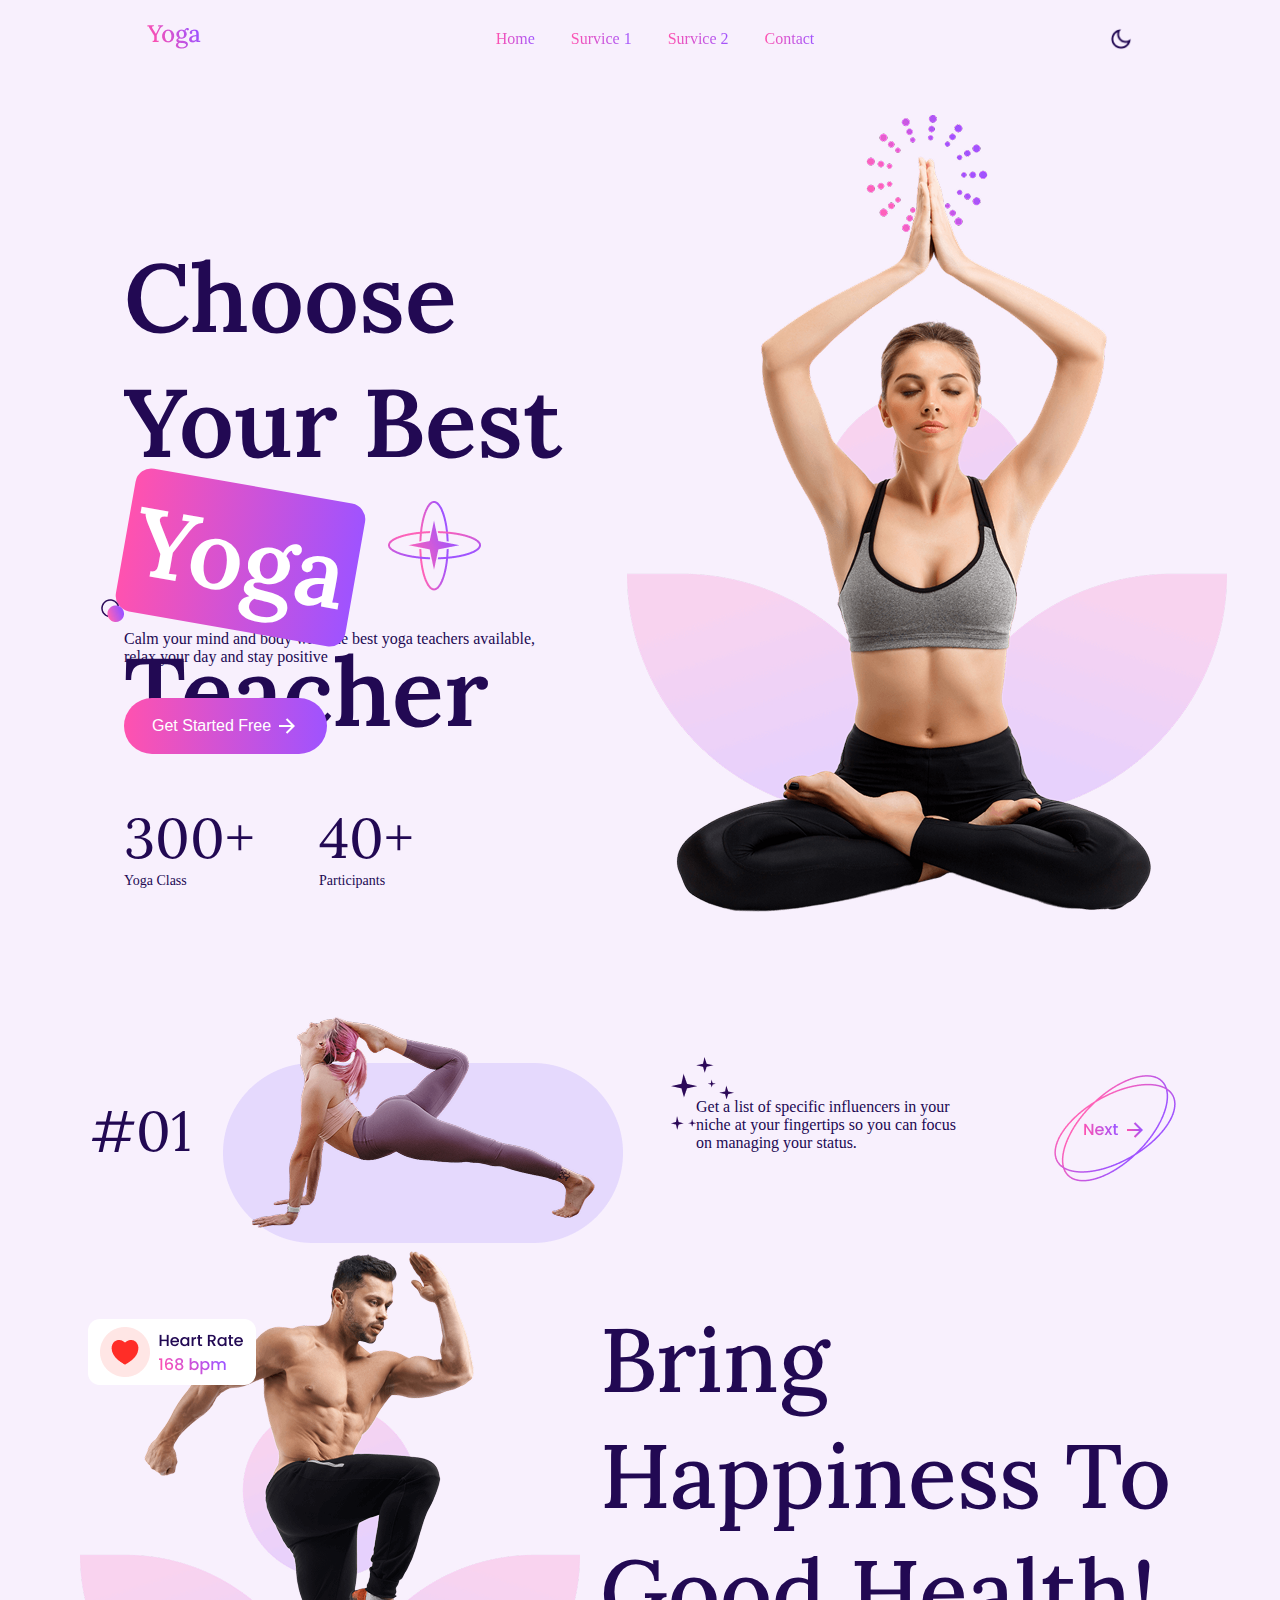
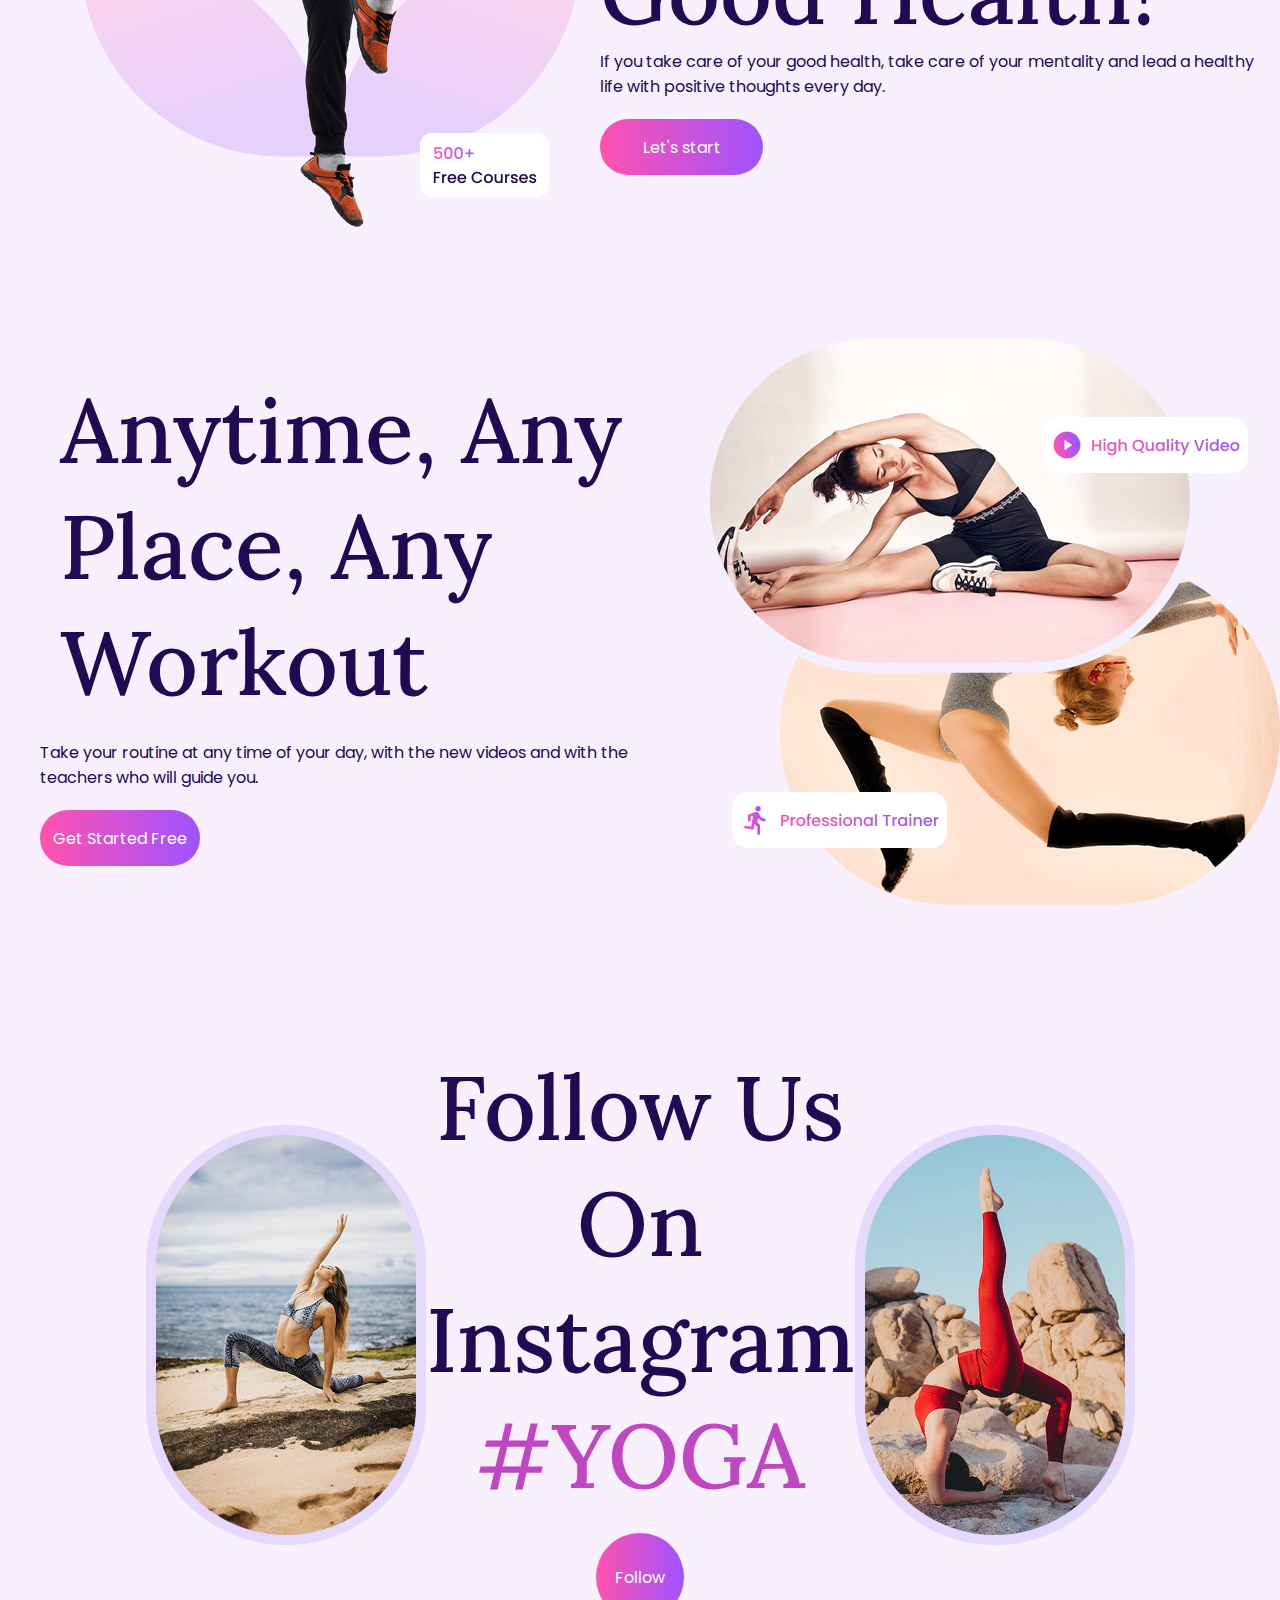
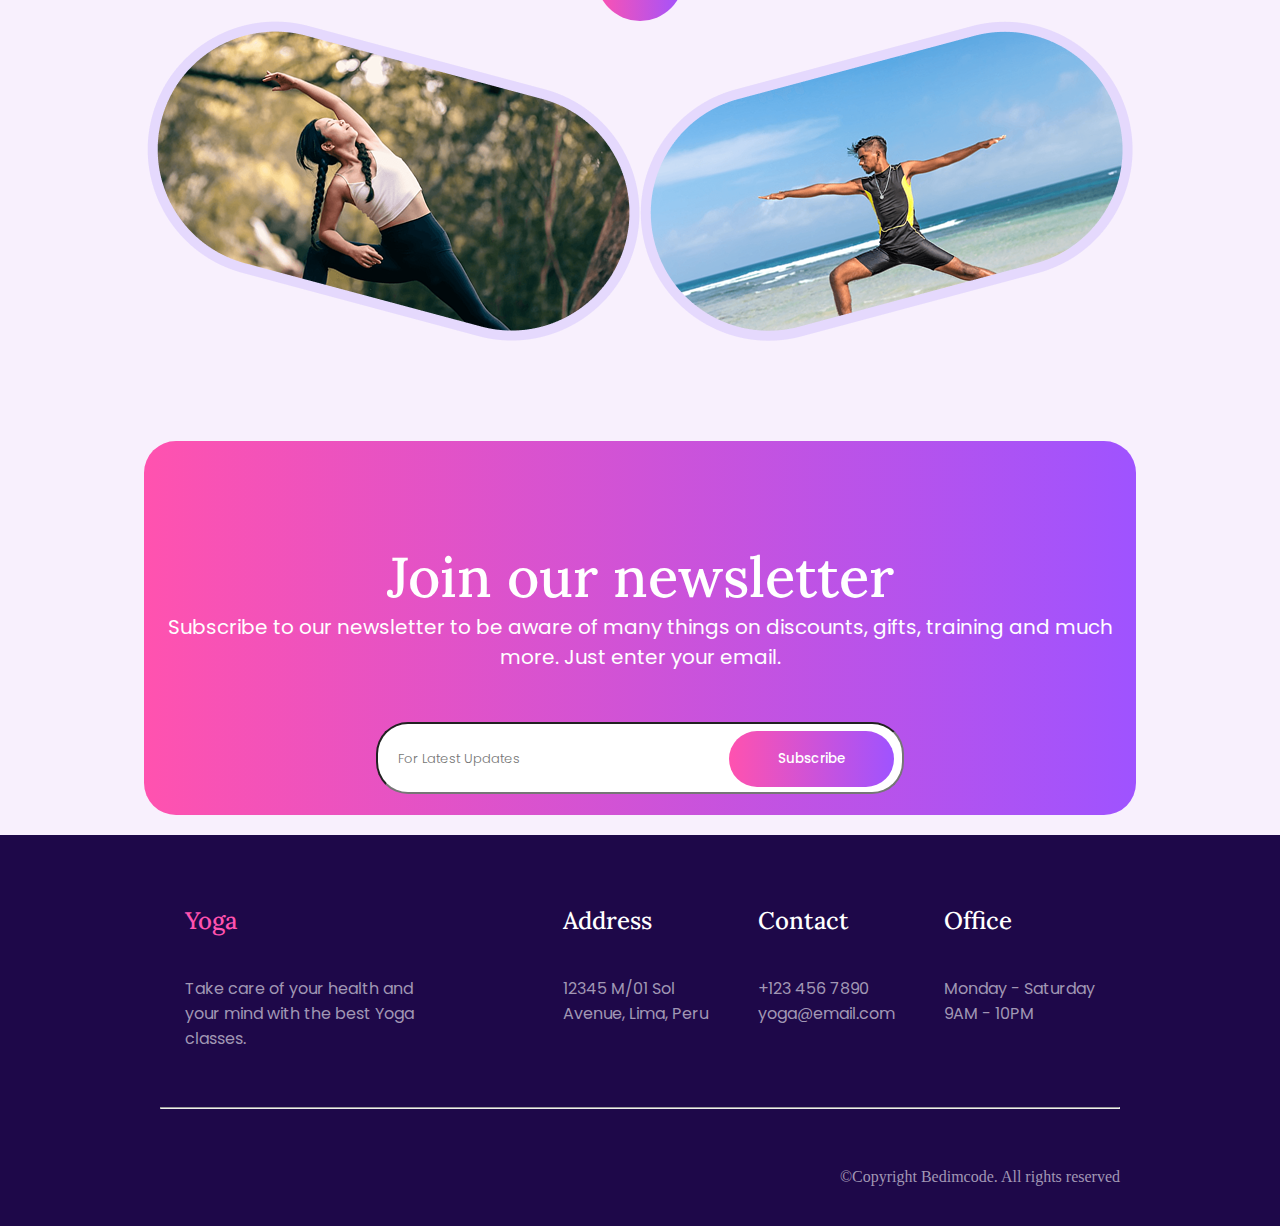
<file: html/index.html>
<!DOCTYPE html>
<html lang="en">
    <head>
        <meta charset="UTF-8" />
        <meta name="viewport" content="width=device-width, initial-scale=1.0" />
        <title>Responsive-yoga-design</title>
        <link rel="stylesheet" href="../css/main.css" />
        <style aria-label="poppins-import">
            @import url("https://fonts.googleapis.com/css2?family=Poppins:ital,wght@0,100;0,200;0,300;0,400;0,500;0,600;0,700;0,800;0,900;1,100;1,200;1,300;1,400;1,500;1,600;1,700;1,800;1,900&display=swap");
        </style>
        <style aria-label="Lora-import">
            @import url("https://fonts.googleapis.com/css2?family=Lora:ital,wght@0,400..700;1,400..700&display=swap");
        </style>
    </head>
    <body>
        <!-- header starts from here -->
        <section class="header">
            <div class="headerYoga">
                <a href="#"
                    ><img
                        src="../assets/images/header/Yoga.png"
                        alt="Yoga image"
                /></a>
            </div>
            <div class="headerNav">
                <nav>
                    <ul class="headerUl">
                        <li class="dropdown">
                            <a href="#">Home</a>
                            <ul id="service-menu">
                                <li><a href="#">Option1</a></li>
                                <li><a href="#">Option2</a></li>
                                <li><a href="#">Option3</a></li>
                                <li><a href="#">Option4</a></li>
                                <li><a href="#">Option5</a></li>
                            </ul>
                        </li>
                        <li class="dropdown">
                            <a href="#">Survice 1</a>
                            <ul id="service-menu">
                                <li><a href="#">Option1</a></li>
                                <li><a href="#">Option2</a></li>
                                <li><a href="#">Option3</a></li>
                                <li><a href="#">Option4</a></li>
                                <li><a href="#">Option5</a></li>
                            </ul>
                        </li>
                        <li class="dropdown">
                            <a href="#">Survice 2</a>
                            <ul id="service-menu">
                                <li><a href="#">Option1</a></li>
                                <li><a href="#">Option2</a></li>
                                <li><a href="#">Option3</a></li>
                                <li><a href="#">Option4</a></li>
                                <li><a href="#">Option5</a></li>
                            </ul>
                        </li>
                        <li class="dropdown">
                            <a href="#">Contact</a>
                            <ul id="service-menu">
                                <li><a href="#">Option1</a></li>
                                <li><a href="#">Option2</a></li>
                                <li><a href="#">Option3</a></li>
                                <li><a href="#">Option4</a></li>
                                <li><a href="#">Option5</a></li>
                            </ul>
                        </li>
                    </ul>
                </nav>
            </div>
            <div class="headerRight">
                <div class="moonImage">
                    <input type="checkbox" id="checkBox" />
                    <label for="checkBox" class="checkboxBtn"></label>
                </div>
                <img
                    src="../assets/images/header/ri_apps-2-line.png"
                    alt="home-menu"
                    class="homeMenu"
                />
                <div class="mobilemenuSection">
                    <input type="checkbox" id="mobileMenu" />
                    <label for="mobileMenu" class="mobilemenuLabel"></label>
                    <nav>
                        <ul>
                            <li><a href="#">Home</a></li>
                            <li><a href="#">Health</a></li>
                            <li><a href="#">Routine</a></li>
                            <li><a href="#">Follow</a></li>
                        </ul>
                    </nav>
                </div>
            </div>
        </section>
        <!-- section-1 starts from here -->
        <section class="section-1">
            <div class="titleContainer">
                <div class="titleSection">
                    <h1>
                        Choose Your Best
                        <span class="titleDifferent">Yoga</span
                        ><img
                            class="inline"
                            src="../assets/images/section1/home-star.png"
                            alt="homestar image"
                        />
                        Teacher
                    </h1>
                    <p>
                        Calm your mind and body with the best yoga teachers
                        available, relax your day and stay positive
                    </p>
                </div>
                <img
                    src="../assets/images/section1/home-circle.png"
                    alt="home-circle"
                    class="homeCircle"
                />
                <div class="titlecontainerBtn">
                    <button>
                        Get Started Free
                        <img
                            src="../assets/images/section1/ri_arrow-right-line.png"
                            alt="arrow-right"
                            class="arrow-right"
                        />
                    </button>
                </div>
                <div class="numberContainer">
                    <div>
                        <h2>300+</h2>
                        <p>Yoga Class</p>
                    </div>
                    <div>
                        <h2>40+</h2>
                        <p>Participants</p>
                    </div>
                </div>
            </div>
            <div class="homeyogaImage">
                <img
                    src="../assets/images/section1/home-yoga.png"
                    alt="home-yoga"
                    class="homeYoga"
                />
            </div>
        </section>
        <!-- section-2 starts from here -->
        <section class="section-2">
            <div class="leftContainer">
                <h2>#01</h2>
                <div class="listyogaImage">
                    <img
                        src="../assets/images/section2/List box.png"
                        alt="List Yoga"
                        class="listYoga"
                    />
                </div>
            </div>
            <div class="rightContainer">
                <div class="explanationContainer">
                    <img
                        src="../assets/images/section2/liststar-2-img.png"
                        alt="liststar-2-img"
                        class="listStar"
                    />
                    <p>
                        Get a list of specific influencers in your <br />niche
                        at your fingertips so you can focus <br />on managing
                        your status.
                    </p>
                </div>
                <div class="nextbtnContainer">
                    <button>
                        <img
                            src="../assets/images/section2/Button link list.png"
                            alt="nextBtn"
                            class="nextBtn"
                        />
                    </button>
                </div>
            </div>
        </section>
        <section class="happiness-section">
            <div class="image-div">
                <img src="../assets/pedro/Image group.png">
            </div>
    
            <div class="visual-div">
                <h1>Bring Happiness To Good Health!</h1>
                <p>If you take care of your good health, take care of your mentality and lead a healthy life with positive thoughts every day.</p>
                <button class="visual-button">
                    Let's start <i class="fa-solid fa-arrow-right"></i>
                </button>
            </div>
    
        </section>
        <section class="workout-section">
            <div class="visual-div2">   
                <h1>Anytime, Any Place, Any Workout</h1>
                <p>Take your routine at any time of your day, with the new videos and with the teachers who will guide you.</p>
                <button class="visual-button2">
                    Get Started Free <i class="fa-solid fa-arrow-right"></i>
                </button>
            </div>  
            <div class="image-div2">
                <img src="../assets/pedro/Images routine.png">
            </div>
        </section>
    
        <section class="follow-section">
            <div class="follow-div">
                <img src="../assets/pedro/follow-yoga-1.png" alt="First yoga picture" class="first-image">
                <div class="textAndButton">
                    <h1>Follow Us On Instagram <span>#YOGA</span></h1>
                    <button class="visual-button3">
                        Follow <i class="fa-solid fa-arrow-right"></i>
                    </button>
                </div>
                <img src="../assets/pedro/follow-yoga-2.png" alt="Second yoga picture" class="second-image"> 
            </div>
            <div class="follow-img-div">
                <img src="../assets/pedro/follow-yoga-3.png">
                <img src="../assets/pedro/follow-yoga-4.png" class="fourth-image">
            </div>
        </section>
        <section class="newsletter-section">
            <div class="newsletter-div">
                <h1>Join our newsletter</h1>
                <p>Subscribe to our newsletter to be aware of many things on discounts, gifts, training and much more. Just enter your email.</p>     
                <div class="input-container">
                    <input type="email" placeholder="For Latest Updates" required>
                    <button type="submit">Subscribe</button>
                </div>
            </div>
        </section>
        <footer class="footer-container">
                <div class="footer-div">
                    <div class="top-div">
                        <div class="yoga-div">
                            <h2>Yoga</h2>
                            <p>Take care of your health and<br>your mind with the best Yoga<br>classes.</p>
                        </div>
                        <div class="address-div">
                            <h2>Address</h2>
                            <p>12345 M/01 Sol<br>Avenue, Lima, Peru</p>
                        </div>
                        <div class="contact-div">
                            <h2>Contact</h2>
                            <p>+123 456 7890<br> yoga@email.com</p>
                        </div>
                        <div class="office-div">
                            <h2>Office</h2>
                            <p>Monday - Saturday<br>9AM - 10PM</p>
                        </div>
                    </div>
                    <hr>
                    <div class="bottom-div">
                        <div class="icons-div">
                            <i class="fa-brands fa-facebook"></i>
                            <i class="fa-brands fa-instagram"></i>
                            <i class="fa-brands fa-twitter"></i>
                            <i class="fa-brands fa-youtube"></i>
                        </div>
                        <p>&copy;Copyright Bedimcode. All rights reserved</p>
    
                    </div>
    
                </div>
    
        </footer>
    </body>
</html>
</file>
<file: css/main.css>
* {
    box-sizing: border-box;
    padding: 0;
    margin: 0;
    list-style: none;
    text-decoration: none;
    font-family: "Poppins", "Lora" sans-serif;
}

html {
    height: auto !important;
}

:root {
    --bg-color: #f8f0fd;
    --bg-text: #220953;
    --icon: url("../assets/images/header/ri_moon-line.png");
    --bs-color: 0px 5px 10px rgba(0, 0, 0, 0.1);
}

body:has(#checkBox:checked) {
    --bg-color: #14092a;
    --bg-text: #d1c0f1;
    --icon: url("../assets/images/header/sun.png");
    --bs-color: 0px 5px 10px rgba(255, 255, 255, 1);
}

#checkBox {
    display: none;
}

body {
    width: 100%;
    transition: background 0.3s, color 0.3s;
    background-color: var(--bg-color);
    color: var(--bg-text);
}

/* ---------------------------- header Section -------------------------------- */

.header {
    width: 100%;
    height: 77px;
    display: flex;
    flex-direction: row;
    justify-content: space-around;
    align-items: center;
}

.header .headerNav .headerUl {
    display: flex;
    flex-direction: row;
    justify-content: center;
    align-items: center;
    gap: 36px;
    color: var(--bg-text);
}

.headerUl .dropdown a {
    color: var(--bg-text);
}

.header .headerNav .dropdown {
    font-size: 16px;
    color: var(--bg-text);
    display: flex;
    flex-wrap: nowrap;
    align-items: center;
}

.header .headerNav .dropdown {
    position: relative;
}

.dropdown #service-menu {
    position: absolute;
    top: 100%;
    left: 0px;
    z-index: 2;
    padding: 3px 10px;
    background-color: var(--bg-color);
    opacity: 0;
    visibility: hidden;
    transform: translateY(-2vh);
    transition: opacity 0.5s, transform 0.3s;
    box-shadow: var(--bs-color);
}

#service-menu a {
    display: block;
    white-space: nowrap;
    padding-top: 8px;
    padding-bottom: 8px;
}

.dropdown:hover #service-menu {
    opacity: 1;
    visibility: visible;
    transform: translateY(0);
}

.dropdown,
.mobilemenuSection a:hover {
    background: linear-gradient(to right, #ff52af 0%, #9f53ff 100%);
    background-clip: text;
    -webkit-text-fill-color: transparent;
}

.dropdown a:active {
    color: var(--bg-text);
}

.header .headerRight {
    display: flex;
    justify-content: space-between;
    align-items: center;
}

.header .headerRight .mobilemenuSection {
    display: none;
}

.header .moonImage {
    display: block;
    width: 24px;
    height: 24px;
}

.moonImage .checkboxBtn {
    background: var(--icon) no-repeat center / contain !important;
    border-radius: 50%;
    cursor: pointer;
    transition: background 0.3s;
    z-index: 99;
    display: block;
    height: 24px;
}

.checkboxBtn:hover {
    transform: translateY(-3px);
}

.header .homeMenu {
    display: none;
}

/* ------------------------- section-1 ----------------------------- */

.section-1 {
    display: flex;
    flex-direction: row;
    flex-wrap: nowrap;
    margin-bottom: 96px;
    margin-top: 38px;
}

.section-1 .titleContainer {
    padding-top: 120px;
    padding-left: 124px;
    position: relative;
}

.section-1 .titleContainer .titleSection {
    display: flex;
    flex-direction: column;
    justify-content: center;
    gap: 20px;
    padding-bottom: 32px;
}

.section-1 .titleContainer .titleSection h1 {
    font-family: "Lora", serif;
    font-size: 6rem;
    line-height: 130%;
    font-weight: 600;
    color: var(--bg-text);
    max-width: 588px;
    width: 100%;
    height: 375px;
}

.section-1 .titleContainer .titleSection .titleDifferent {
    background: linear-gradient(90deg, #ff52af 0%, #9f53ff 100%);
    color: #fff;
    padding: 10px;
    border-radius: 16px;
    transform: rotate(10deg);
    margin-right: 30px;
    display: inline-block;
    font-family: "Lora", serif;
}

.section-1 .titleContainer .titleSection p {
    font-size: 16px;
    width: 417px;
}

.section-1 .titleContainer .homeCircle {
    position: absolute;
    width: 24px;
    height: 24px;
    left: 100px;
    top: 483px;
}

.section-1 .titleContainer .titlecontainerBtn {
    display: flex;
    align-items: center;
    margin-bottom: 48px;
}

.titlecontainerBtn button {
    display: flex;
    align-items: center;
    gap: 4px;
    background: linear-gradient(to right, #ff52af 0%, #9f53ff 100%);
    padding: 16px 28px 16px 28px;
    color: #ffffff;
    border: none;
    border-radius: 64px;
    font-size: 16px;
}

.titleContainer .numberContainer {
    display: flex;
    flex-direction: row;
    justify-content: flex-start;
    gap: 64px;
}

.numberContainer h2 {
    font-family: "Lora", serif;
    font-size: 56px;
    font-weight: 400;
}

.numberContainer p {
    font-size: 14px;
}

.section-1 .homeyogaImage {
    margin-right: 53px;
    max-width: 600px;
    width: 100%;
    height: 802.2px;
}

/* --------------------------------- section-2 --------------------------------------- */

.section-2 {
    display: flex;
    flex-direction: row;
    flex-wrap: nowrap;
    justify-content: center;
    align-items: center;
    gap: 48px;
    /* margin: 48px 0px; */
}

.section-2 .leftContainer {
    display: flex;
    flex-direction: row;
    justify-content: center;
    gap: 32px;
    align-items: center;
}

.section-2 .leftContainer h2 {
    font-size: 56px;
    font-weight: 400;
    color: var(--bg-text);
    font-family: "Lora", serif;
}

.section-2 .rightContainer {
    display: flex;
    flex-direction: row;
    gap: 16px;
}

.section-2 .rightContainer .explanationContainer {
    display: flex;
    flex-direction: row;
    position: relative;
    width: 353px;
    height: 113px;
    align-items: center;
}

.rightContainer .explanationContainer .listStar {
    position: absolute;
    top: 0px;
    left: 0px;
    z-index: inherit;
    width: 64px;
    height: 72.86px;
}

.explanationContainer p {
    font-size: 16px;
    position: absolute;
    top: 41px;
    left: 25px;
}

.rightContainer .nextbtnContainer button {
    border: none;
    outline: none;
    background-color: var(--bg-color);
}

.happiness-section {
    display: flex;
    width: 100%;
    align-items: center;
    padding-bottom: 100px;
}

.image-div {
    display: flex;
    margin-left: 80px;
    
}
.image-div img {
    justify-content: flex-end;
}

.visual-div {
    text-align: left;
    margin-left: 20px;
    flex-direction: column;
    gap: 200px;
    
}
.visual-div h1 {
    font-size: 90px;
    font-family: "Lora", serif;
    font-optical-sizing: auto;
    font-weight: 500;
    font-style: normal;
    flex-wrap: wrap;
}

.visual-div p {
    font-family: "Poppins", serif;
    font-weight: 400;
    font-style: normal;
    font-size: 16px;
}
.visual-button {
    width: 163px;
    background: linear-gradient(to right, #FF52AF, #9F53FF);
    height: 56px;
    border-radius: 64px;
    margin-top: 20px;
    color: white;
    font-family: "Poppins", serif;
    font-weight: 400;
    font-style: normal;
    font-size: 16px;
    border: none;
    
}
.workout-section {
    display: flex;
    align-items: center;
    width: 100%;
    gap: 20px;
}
.visual-div2 {
    width:50%;
    margin-left: 40px;
    display: flex;
    flex-direction: column;
}

.visual-div2 h1 {
    font-size: 90px;
    font-family: "Lora", serif;
    font-optical-sizing: auto;
    font-weight: 500;
    font-style: normal;
    flex-wrap: wrap;
    margin-left: 20px;
}

.visual-div2 p {
    font-family: "Poppins", serif;
    font-weight: 400;
    font-style: normal;
    font-size: 16px;
    margin-top: 20px;
}
.visual-button2 {
    width: 25%;
    background: linear-gradient(to right, #FF52AF, #9F53FF);
    height: 56px;
    border-radius: 64px;
    margin-top: 20px;
    color: white;
    font-family: "Poppins", serif;
    font-weight: 400;
    font-style: normal;
    font-size: 16px;
    border: none;
}

.follow-section {
    display: flex;
    padding: 140px 160px 0;
    justify-content: center;
    flex-wrap: wrap;
    
}

.follow-div {
    display: flex;
    align-items: center;
    
}
.follow-div h1 {
    font-size: 90px;
    font-family: "Lora", serif;
    font-optical-sizing: auto;
    font-weight: 500;
    font-style: normal;
    text-align: center;
}

.visual-button3 {
    margin-left: calc(50% - 44px);
    width: 88px;
    height: 88px;
    border-radius: 64px;
    background: linear-gradient(to right, #FF52AF, #9F53FF);
    color: white;
    font-family: "Poppins", serif;
    font-weight: 400;
    font-style: normal;
    font-size: 16px;
    border: none;
    margin-top: 20px;
}
.follow-img-div {
    display: flex;
    
}

.newsletter-section {
    padding-top: 100px;
    display: flex;
    align-items: center;
    justify-content: center;
}

.newsletter-div {
    max-width: 992px;
    width: 100%;
    max-height: 374px;
    background: linear-gradient(to right, #FF52AF, #9F53FF);
    display: flex;
    justify-content: center;
    align-items: center;
    flex-wrap: wrap;
    text-align: center;
    color: white;
    border-radius: 32px;
}

.newsletter-div h1 {
    font-size: 56px;
    font-family: "Lora", serif;
    font-optical-sizing: auto;
    font-weight: 500;
    font-style: normal;
    margin-top: 100px;
}

.newsletter-div p {
    margin-bottom: 50px;
    font-family: "Poppins", sans-serif;
    font-weight: 400;
    font-style: normal;
    font-size: 20px;
}

.input-container {
    margin-bottom: 100px;
    display: flex;
    justify-content: center;
    position: relative;
}

.input-container input {
    width: 528px;
    border-radius: 32px;
    height: 72px;
    color: grey;
}
.input-container input::placeholder {
    font-size: 13px;
    font-family: "Poppins", sans-serif;
    font-weight: 300;
    font-style: normal;
    padding-left: 20px;
}


.input-container button {
    background: linear-gradient(to right, #FF52AF, #9F53FF);
    color: white;
    font-family: "Poppins", sans-serif;
    font-weight: 500;
    font-style: normal;
    width: 165px;
    height: 56px;
    border-radius: 32px;
    position: absolute;
    top: 9px;
    right: 10px;   
}

.footer-container {
    width: 100%;
    height: 391px;
    margin-top: 20px;
    background-color: #1E0849;
    color: white;
    display: flex;
    justify-content: center;
    padding-bottom: 40px;
    
}

.footer-div {
    
    margin-top: 70px;
    flex-direction: column;
    display: flex;
    gap: 20%;
    width: 75%;
}

.top-div {
    display: flex;
    justify-content: space-around;
    
    
}

.address-div h2, .contact-div h2, .office-div h2 {
    font-size: 24px;
    font-family: "Lora", serif;
    font-optical-sizing: auto;
    font-weight: 500;
    font-style: normal;

}
.yoga-div {
    display: flex;
    flex-direction: column;
    gap: 40px;
    margin-right: 100px;
    
}
.yoga-div h2 {
    font-size: 24px;
    font-family: "Lora", serif;
    font-optical-sizing: auto;
    font-weight: 500;
    font-style: normal;
    color: #FF52AF;

}

.yoga-div p, .address-div p, .contact-div p, .office-div p {
    font-family: "Poppins", sans-serif;
    font-weight: 400;
    font-style: normal;
    font-size: 16px;
    color: #A197B4;
}
.address-div, .contact-div, .office-div {
    display: flex;
    flex-direction: column;
    gap: 40px;
}
.bottom-div {
    display: flex;
    height: 50%;
    justify-content: space-between;
    align-items: flex-end;
}

.icons-div {
    display: flex;
    gap: 30px;
    margin-left: 5%;
    color: #FF52AF;

}

.bottom-div p {
    color: #A197B4;
}

span {
    color: rgb(192, 71, 194)
}

button {
    border: none;
}

@media screen and (max-width: 425px) {
    html {
        box-sizing: border-box;
        padding: 0;
        margin: 0;
        list-style: none;
        text-decoration: none;
        font-family: "Poppins", "Lora" sans-serif;
    }

    body {
        width: 100%;
        transition: background 0.3s, color 0.3s;
        background-color: var(--bg-color);
        color: var(--bg-text);
    }

    /* ------------------------- header ------------------------------- */

    .header {
        width: 100%;
        height: 56px;
    }

    .header .headerNav {
        display: none;
    }

    .header .moonImage,
    .homeMenu {
        display: block;
    }

    .header .headerRight {
        display: flex;
        flex-direction: row;
        align-items: center;
        justify-content: space-between;
        gap: 20px;
    }

    .header .headerRight .mobileMenu {
        display: block;
    }

    /* ------------------------ section-1 -------------------------------- */

    .section-1,
    .section-2 {
        text-align: center;
        display: flex;
        flex-direction: column;
        justify-content: center;
    }

    .section-1 {
        margin-top: 0px;
    }

    .section-1 .titleContainer {
        margin: 40px 24px 0px 24px;
        padding: 0px;
        width: 328px;
        height: 433px;
        text-align: center;
        position: relative;
    }

    .section-1 .titleContainer .inline {
        width: 52px;
        height: 52px;
    }

    .section-1 .titleContainer .titleSection h1 {
        font-size: 44px;
        width: 284px;
        height: 177px;
        text-align: center;
    }

    .section-1 .titleContainer .titleSection p {
        width: 328px;
        font-size: 15px;
    }

    .section-1 .titleContainer .homeCircle {
        position: absolute;
        width: 24px;
        height: 24px;
        left: 263px;
        top: 260px;
    }

    .section-1 .homeyogaImage {
        width: 320px;
        height: 427.84px;
        margin: 0;
    }

    .section-1 .homeyogaImage {
        text-align: center;
    }

    .section-1 .homeyogaImage .homeYoga {
        width: 320px;
        height: 427.84px;
        margin: auto;
        margin: 0px 28px;
    }

    .titlecontainerBtn {
        margin-bottom: 32px !important;
    }

    .titlecontainerBtn,
    .numberContainer {
        display: flex;
        justify-content: center !important;
        align-items: center;
    }

    .numberContainer h2 {
        font-size: 28px;
    }

    .numberContainer p {
        font-size: 13px;
    }

    /* ----------------------------- section-2 ---------------------------------- */

    .section-2 .leftContainer {
        width: 307px;
        height: 125px;
    }

    .section-2 .leftContainer h2 {
        font-size: 28px;
    }

    .leftContainer .listyogaImage .listYoga {
        width: 230px;
        height: 125px;
    }

    .section-2 .rightContainer {
        display: flex;
        flex-direction: column;
    }

    .rightContainer .explanationContainer .listStar {
        position: absolute;
        top: 7px;
        left: 7px;
        z-index: inherit;
        width: 50px;
        height: 56px;
    }
    .happiness-section {
        display: flex;
        flex-direction: column-reverse;
    }
    
    .visual-div {
        display: flex;
        align-items: center;
        flex-direction: column;
        margin-bottom: 20px;
    }
    
    .visual-div h1 {
        font-size: 32px;
        font-family: "Lora", serif;
        font-optical-sizing: auto;
        font-weight: 500;
        font-style: normal;
        text-align: center;
    
    }
    .visual-div p {
        font-family: "Poppins", serif;
        font-weight: 400;
        font-style: normal;
        font-size: 15px;
        text-align: center;
    }
    
    .visual-button {
        width: 163px;
        background: linear-gradient(to right, #FF52AF, #9F53FF);
        height: 56px;
        border-radius: 64px;
        margin-top: 20px;
        color: white;
        font-family: "Poppins", serif;
        font-weight: 400;
        font-style: normal;
        font-size: 16px;
        border: none;   
    }
    
    .visual-div2 {
        display: flex;
        flex-direction: column;
        align-items: center;
        margin-bottom: 20px;
        text-align: center;
    }
    .visual-div2 h1 {
        font-size: 40px;
        font-family: "Lora", serif;
        font-optical-sizing: auto;
        font-weight: 500;
        font-style: normal;
    }
    
    .visual-div2 p {
        font-family: "Poppins", serif;
        font-weight: 400;
        font-style: normal;
        font-size: 16px;
        margin-top: 15px;
    }
    .visual-button2 {
        width: 163px;
        background: linear-gradient(to right, #FF52AF, #9F53FF);
        height: 56px;
        border-radius: 64px;
        margin-top: 20px;
        color: white;
        font-family: "Poppins", serif;
        font-weight: 400;
        font-style: normal;
        font-size: 16px;
        border: none;   
    }
    .follow-div {
        display: flex;
        flex-direction: column;
        text-align: center;
        position: relative;
        margin-top: 20px;
    }
    .follow-div img {
        max-width: 140px;
    }
    .follow-div h1 {
        font-size: 32px;
        font-family: "Lora", serif;
        font-optical-sizing: auto;
        font-weight: 500;
        font-style: normal;
    }
    
    .textAndButton {
        order: -1; /* Faz com que fique primeiro */
    }
    
    .visual-button3 {
        background: linear-gradient(to right, #FF52AF, #9F53FF);
        height: 88px;
        max-width: 88px;
        width: 100%;
        border-radius: 64px;
        margin-top: 20px;
        color: white;
        font-family: "Poppins", serif;
        font-weight: 400;
        font-style: normal;
        font-size: 16px;
        border: none;   
    }
    .first-image {
        margin-left: 60px;
    }
    .second-image {
        left: 210px;
        position: absolute;
        bottom: -40px;
    }
    
    .follow-img-div {
        margin-bottom: 20px;
    }
    .fourth-image {
        padding-left: 160px;
    }
    .follow-img-div img {
        max-width: 230px;
        width: 100%;
    }
    .newsletter-section {
        display: flex;
        align-items: center;
        justify-content: center;
        background-color:#E5D9FD;
    }
    .newsletter-div {
        max-width: 328px;
        width: 100%;
        max-height: 450px;
        background: linear-gradient(to right, #FF52AF, #9F53FF);
        display: flex;
        justify-content: center;
        align-items: center;
        flex-wrap: wrap;
        text-align: center;
        color: white;
        border-radius: 32px;
        gap: 20px;
    }
    .newsletter-div h1 {
        font-size: 28px;
        font-family: "Lora", serif;
        font-optical-sizing: auto;
        font-weight: 500;
        font-style: normal;
        text-align: center;
    }
    .newsletter-div p {
        font-family: "Poppins", sans-serif;
        font-weight: 400;
        font-style: normal;
        font-size: 20px;
    }
    
    .input-container {
        margin-bottom: 40px;
        display: flex;
        justify-content: center;
        flex-direction: column;
    }
    
    .input-container input {
        max-width: 296px;
        border-radius: 32px;
        height: 72px;
        color: grey;
    }
    .input-container input::placeholder {
        font-size: 13px;
        font-family: "Poppins", sans-serif;
        font-weight: 300;
        font-style: normal;
        padding-left: 20px;
    }
    
    
    .input-container button {
        background: linear-gradient(to right, #FF52AF, #9F53FF);
        color: white;
        font-family: "Poppins", sans-serif;
        font-weight: 500;
        font-style: normal;
        max-width: 296px;
        border-radius: 32px;
        height: 72px;
    }
    .footer-container {
        margin-top: 20px;
        background-color: #1E0849;
        color: white;
        width: 100%;
        height: auto;
    }
    .footer-div {
        display: flex;
        flex-direction: column;
        gap: 20px;
        padding: 20px 0 0 20px
    }
    .top-div {
        display: flex;
        flex-direction: column;
        gap: 40px;
    }
    .bottom-div {
        display: flex;
        flex-direction: column;
        align-items: center;
        gap: 40px
    }
    .icons-div {
        display: flex;
        gap: 20px;
        color: #FF52AF;
    }
    .yoga-div h2 {
        font-size: 24px;
        font-family: "Lora", serif;
        font-optical-sizing: auto;
        font-weight: 500;
        font-style: normal;
        color: #FF52AF;
    
    }
    .address-div h2, .contact-div h2, .office-div h2 {
        font-size: 24px;
        font-family: "Lora", serif;
        font-optical-sizing: auto;
        font-weight: 500;
        font-style: normal;
    }
    .yoga-div p, .address-div p, .contact-div p, .office-div p {
        font-family: "Poppins", sans-serif;
        font-weight: 400;
        font-style: normal;
        font-size: 16px;
        color: #A197B4;
    }
    .bottom-div p {
        font-family: "Poppins", sans-serif;
        font-weight: 400;
        font-style: normal;
        font-size: 16px;
        color: #A197B4;
    }
    img {
        width: 100%;
        max-width: 100%;
    }
    hr {
        width: 94%;
    }
}
</file>
